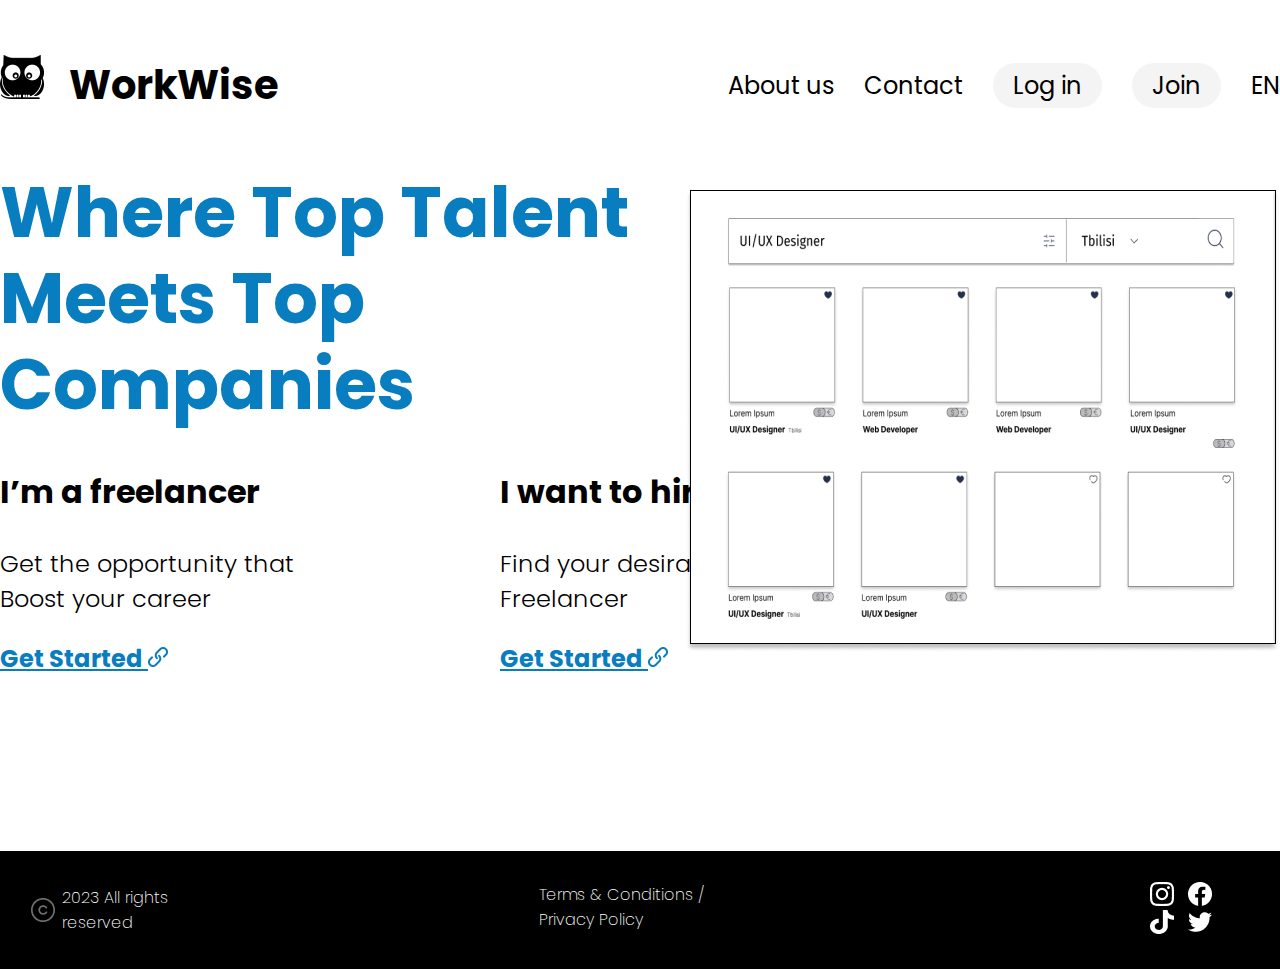
<file: index.html>
<!DOCTYPE html>
<html lang="en">
<head>
    <meta charset="UTF-8">
    <meta http-equiv="X-UA-Compatible" content="IE=edge">
    <meta name="viewport" content="width=device-width, initial-scale=1.0">
    <link rel="preconnect" href="https://fonts.googleapis.com">
    <link rel="preconnect" href="https://fonts.gstatic.com" crossorigin>
    <link href="https://fonts.googleapis.com/css2?family=Poppins:wght@200;300;400;500;600;700&display=swap" rel="stylesheet">
    <link rel="icon" href="images/icon.png" type="images/x-icon">
    <link rel="stylesheet" href="style.css">
    <title>Welcome Page</title>
</head>
<body>
    <div class="container"> 
            <header class="header-block">

                    <a class="logo-wrapper" href="index.html">
                        <img class="icon" src="images/icon.png" alt="Icon">
                        <h1>WorkWise</h1>
                    </a>
                <div class="navigation">
                    <nav>
                        <ul>
                            <li>
                                <a href="company.html" target="_blank">About us</a>
                            </li>
                            <li>
                                <a href="">Contact</a>
                            </li>
                            <li class="login-join">
                                <a href="">Log in</a>
                            </li>
                            <li class="login-join">
                                <a href="">Join</a>
                            </li>
                            <li>
                                <a href="">EN</a>
                            </li>
                        </ul>
                    </nav>
                </div>
            </header>
        <section class="website-info">
            <div class="left-block">
                <h1>Where Top Talent Meets Top Companies</h1>
                <div class="options">
                    <div class="freelancing-hiring">
                        <h5>I’m a freelancer</h5>
                        <p>Get the opportunity that Boost your career</p>
                        <a href="">Get Started
                            <img src="images/link.png" alt="link">
                        </a>
                    </div>
                    <div class="freelancing-hiring">
                        <h5>I want to hire</h5>
                        <p>Find your desirable Freelancer</p>
                        <a href="">Get Started
                            <img src="images/link.png" alt="link">
                        </a>
                    </div>
                </div>
            </div>
            <div class="welcome-img">
                <img src="images/welcome-img.png" alt="welcome image">
            </div>
        </section>
        <div class="buttons-block">
            <a href="">
                <button class="button">Log in</button>
            </a>
            <a href="">
                <button class="button">Join</button>
            </a>
        </div>
    </div>
    <footer class="footer-info">
        <div class="copyright">
            <img src="images/copyright.png" alt="copyright sign">
            <p>2023 All rights reserved</p>
        </div>
        <div class="terms">
            <p>Terms & Conditions / Privacy Policy</p>
        </div>
        <div class="social-icons">
            <a href="https://www.instagram.com/" target="_blank">
                <img src="images/Instagram.png" alt="Instagram">
            </a>
            <a href="https://www.facebook.com/" target="_blank">
                <img src="images/Facebook.png" alt="Facebook">
            </a>
            <a href="https://www.tiktok.com/" target="_blank">
                <img src="images/Tiktok.png" alt="TikTok">
            </a>
            <a href="https://twitter.com/" target="_blank">
                <img src="images/Twitter.png" alt="Twitter">
            </a>
        </div>
    </footer>
</body>
</html>
</file>
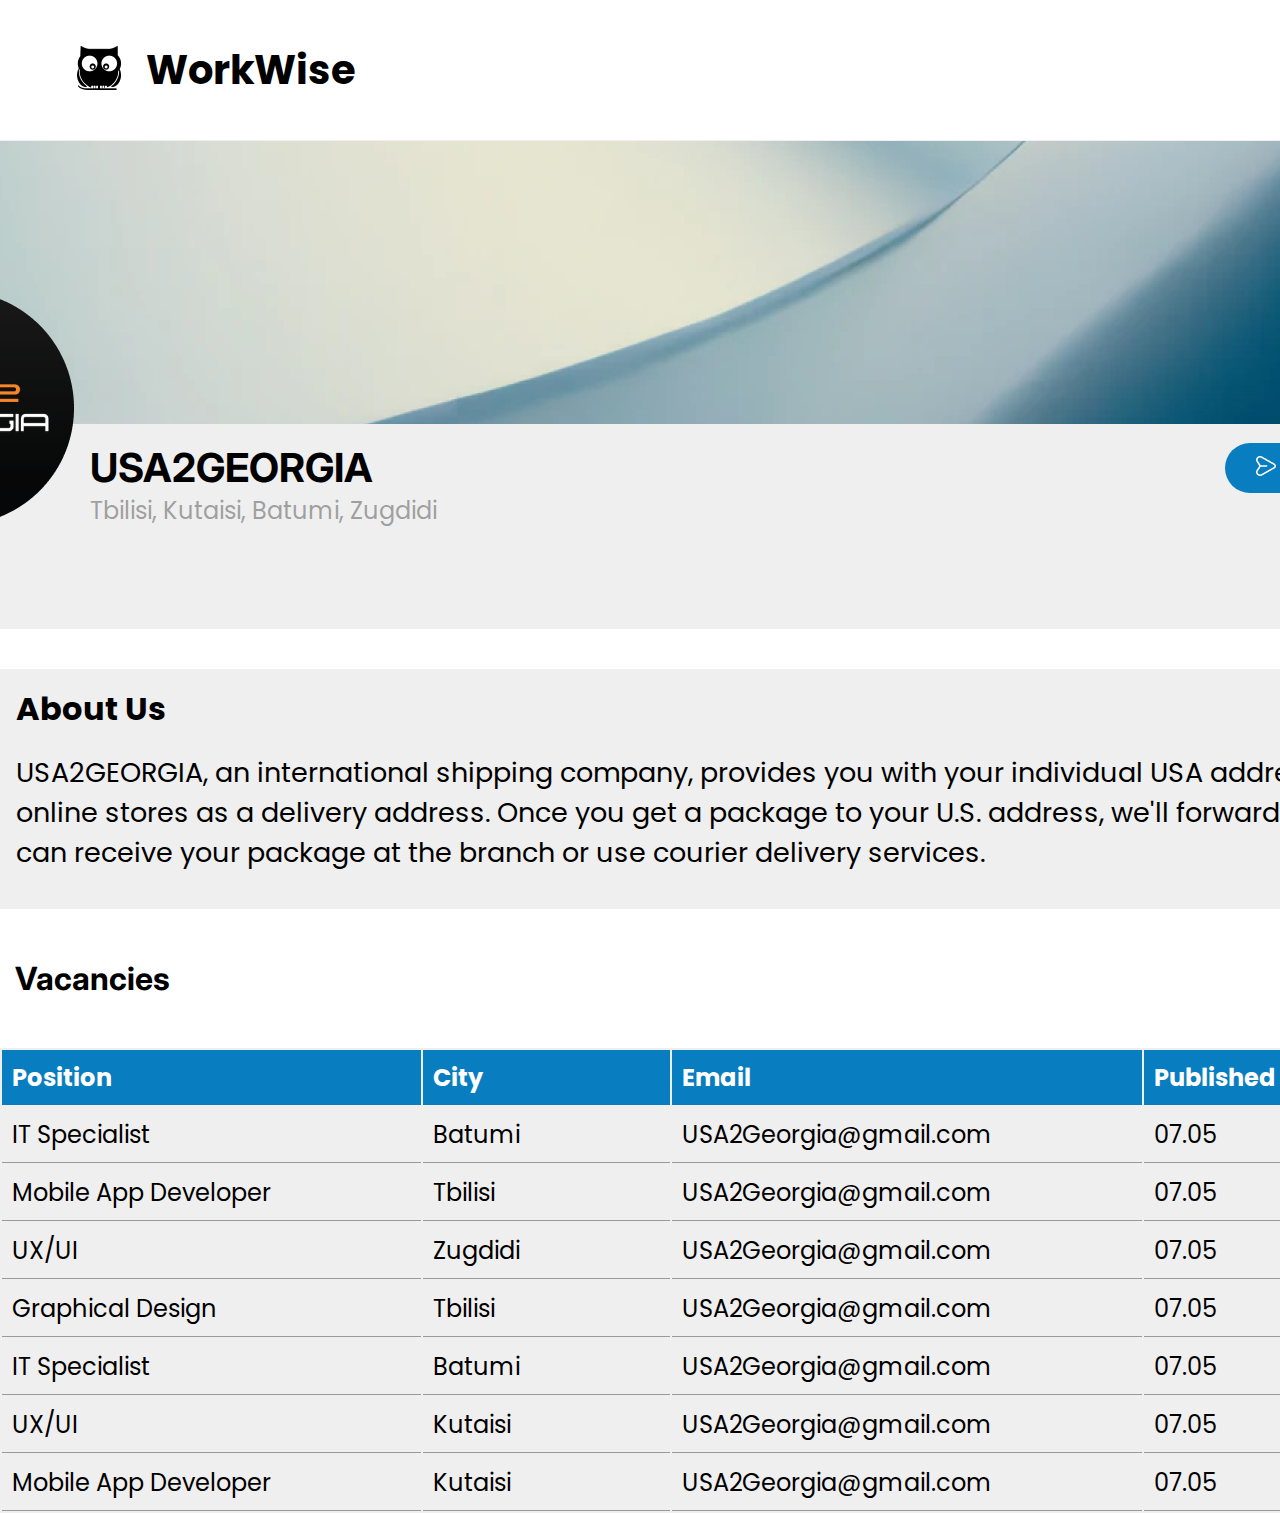
<file: company.html>
<!DOCTYPE html>
<html lang="en">
<head>
    <meta charset="UTF-8">
    <meta http-equiv="X-UA-Compatible" content="IE=edge">
    <meta name="viewport" content="width=device-width, initial-scale=1.0">
    <link rel="preconnect" href="https://fonts.googleapis.com">
    <link rel="preconnect" href="https://fonts.gstatic.com" crossorigin>
    <link href="https://fonts.googleapis.com/css2?family=Poppins:wght@700&display=swap" rel="stylesheet">
    <link rel="preconnect" href="https://fonts.googleapis.com">
    <link rel="preconnect" href="https://fonts.gstatic.com" crossorigin>
    <link href="https://fonts.googleapis.com/css2?family=Inter:wght@700&display=swap" rel="stylesheet">
    <link rel="preconnect" href="https://fonts.googleapis.com">
    <link rel="preconnect" href="https://fonts.gstatic.com" crossorigin>
    <link href="https://fonts.googleapis.com/css2?family=Inter:wght@300&display=swap" rel="stylesheet">
    <link rel="preconnect" href="https://fonts.googleapis.com">
    <link rel="preconnect" href="https://fonts.gstatic.com" crossorigin>
    <link href="https://fonts.googleapis.com/css2?family=Inter:wght@200&display=swap" rel="stylesheet">
    <link rel="preconnect" href="https://fonts.googleapis.com">
    <link rel="preconnect" href="https://fonts.gstatic.com" crossorigin>
    <link href="https://fonts.googleapis.com/css2?family=Fira+Sans:wght@200&display=swap" rel="stylesheet">
    <link rel="preconnect" href="https://fonts.googleapis.com">
    <link rel="preconnect" href="https://fonts.gstatic.com" crossorigin>
    <link href="https://fonts.googleapis.com/css2?family=Fira+Sans&display=swap" rel="stylesheet">
    <link rel="preconnect" href="https://fonts.googleapis.com">
    <link rel="preconnect" href="https://fonts.gstatic.com" crossorigin>
    <link href="https://fonts.googleapis.com/css2?family=Poppins&display=swap" rel="stylesheet">
    <link rel="stylesheet" href="company.css">
    <title>Company</title>
</head>
<body>
    <div class="full-header">
        <header class="header-block">
            <a href="index.html">
                <img class="icon" src="images/icon.png" alt="Icon">
            </a>
            <a href="index.html">
                <h1>WorkWise</h1>
            </a>
            <div class="navigation">
                <nav >
                    <ul>
                        <li>
                            <a href="">
                                <img src="images/bell.png" alt="bell">
                            </a>
                        </li>
                        <li>
                            <a href="">
                                <img src="images/envelope.png" alt="envelope">
                            </a>
                        </li>
                        <li>
                            <a href="">
                                <img src="images/heart.png" alt="heart">
                            </a>
                        </li>
                        <li>
                            <a href="">
                                <img src="images/user.png" alt="user">
                            </a>
                        </li>
                    </ul>
                </nav>
            </div>
        </header>
    </div>
    <div class="container">
        <section class="company-info">
            <div class="info">
                <img src="images/background-img.png" alt="background">
                <div class="company-img">
                    <img class="company" src="images/usa2georgia.png" alt="company-img">
                </div>
                <div class="name-place">
                    <div class="name-button">
                        <h3>USA2GEORGIA</h3>
                        <a href="developers.html">
                            <button class="send-button">
                                <img class="send-arrow" src="images/send-arrow.png" alt="send-arrow">Send Message
                            </button>
                        </a>
                    </div>
                    <span class="operating-place">Tbilisi, Kutaisi, Batumi, Zugdidi</span>
                </div>
            </div>
        </section>
        <section class="about">
            <h4>About Us</h4>
                <p>USA2GEORGIA, an international shipping company, provides you with your individual USA address. You can use it in online stores as a delivery address. Once you get a package to your U.S. address, we'll forward it to you in Georgia. You can receive your package at the branch or use courier delivery services.</p>
            </div>
        </section>
        <section class="vacancies">
          
            <div class="vacancy-info">
                <h4>Vacancies</h4>
                <table>
                    <thead>
                        <tr>
                            <th>Position</th>
                            <th>City</th>
                            <th>Email</th>
                            <th>Published</th>
                            <th>Deadline</th>
                        </tr>
                    </thead>
                  
                    <tr>
                        <td>IT Specialist</td>
                        <td>Batumi</td>
                        <td>USA2Georgia@gmail.com</td>
                        <td>07.05</td>
                        <td>22.05</td>
                    </tr>
                    <tr>
                        <td>Mobile App Developer</td>
                        <td>Tbilisi</td>
                        <td>USA2Georgia@gmail.com</td>
                        <td>07.05</td>
                        <td>22.05</td>
                    </tr>
                    <tr>
                        <td>UX/UI</td>
                        <td>Zugdidi</td>
                        <td>USA2Georgia@gmail.com</td>
                        <td>07.05</td>
                        <td>22.05</td>
                    </tr>
                    <tr>
                        <td>Graphical Design</td>
                        <td>Tbilisi</td>
                        <td>USA2Georgia@gmail.com</td>
                        <td>07.05</td>
                        <td>22.05</td>
                    </tr>
                    <tr>
                        <td>IT Specialist</td>
                        <td>Batumi</td>
                        <td>USA2Georgia@gmail.com</td>
                        <td>07.05</td>
                        <td>22.05</td>
                    </tr>
                    <tr>
                        <td>UX/UI</td>
                        <td>Kutaisi</td>
                        <td>USA2Georgia@gmail.com</td>
                        <td>07.05</td>
                        <td>22.05</td>
                    </tr>
                    <tr>
                        <td>Mobile App Developer</td>
                        <td>Kutaisi</td>
                        <td>USA2Georgia@gmail.com</td>
                        <td>07.05</td>
                        <td>22.05</td>
                    </tr>
                </table>
            </div>
        </section>
    </div>
</body>
</html>
</file>
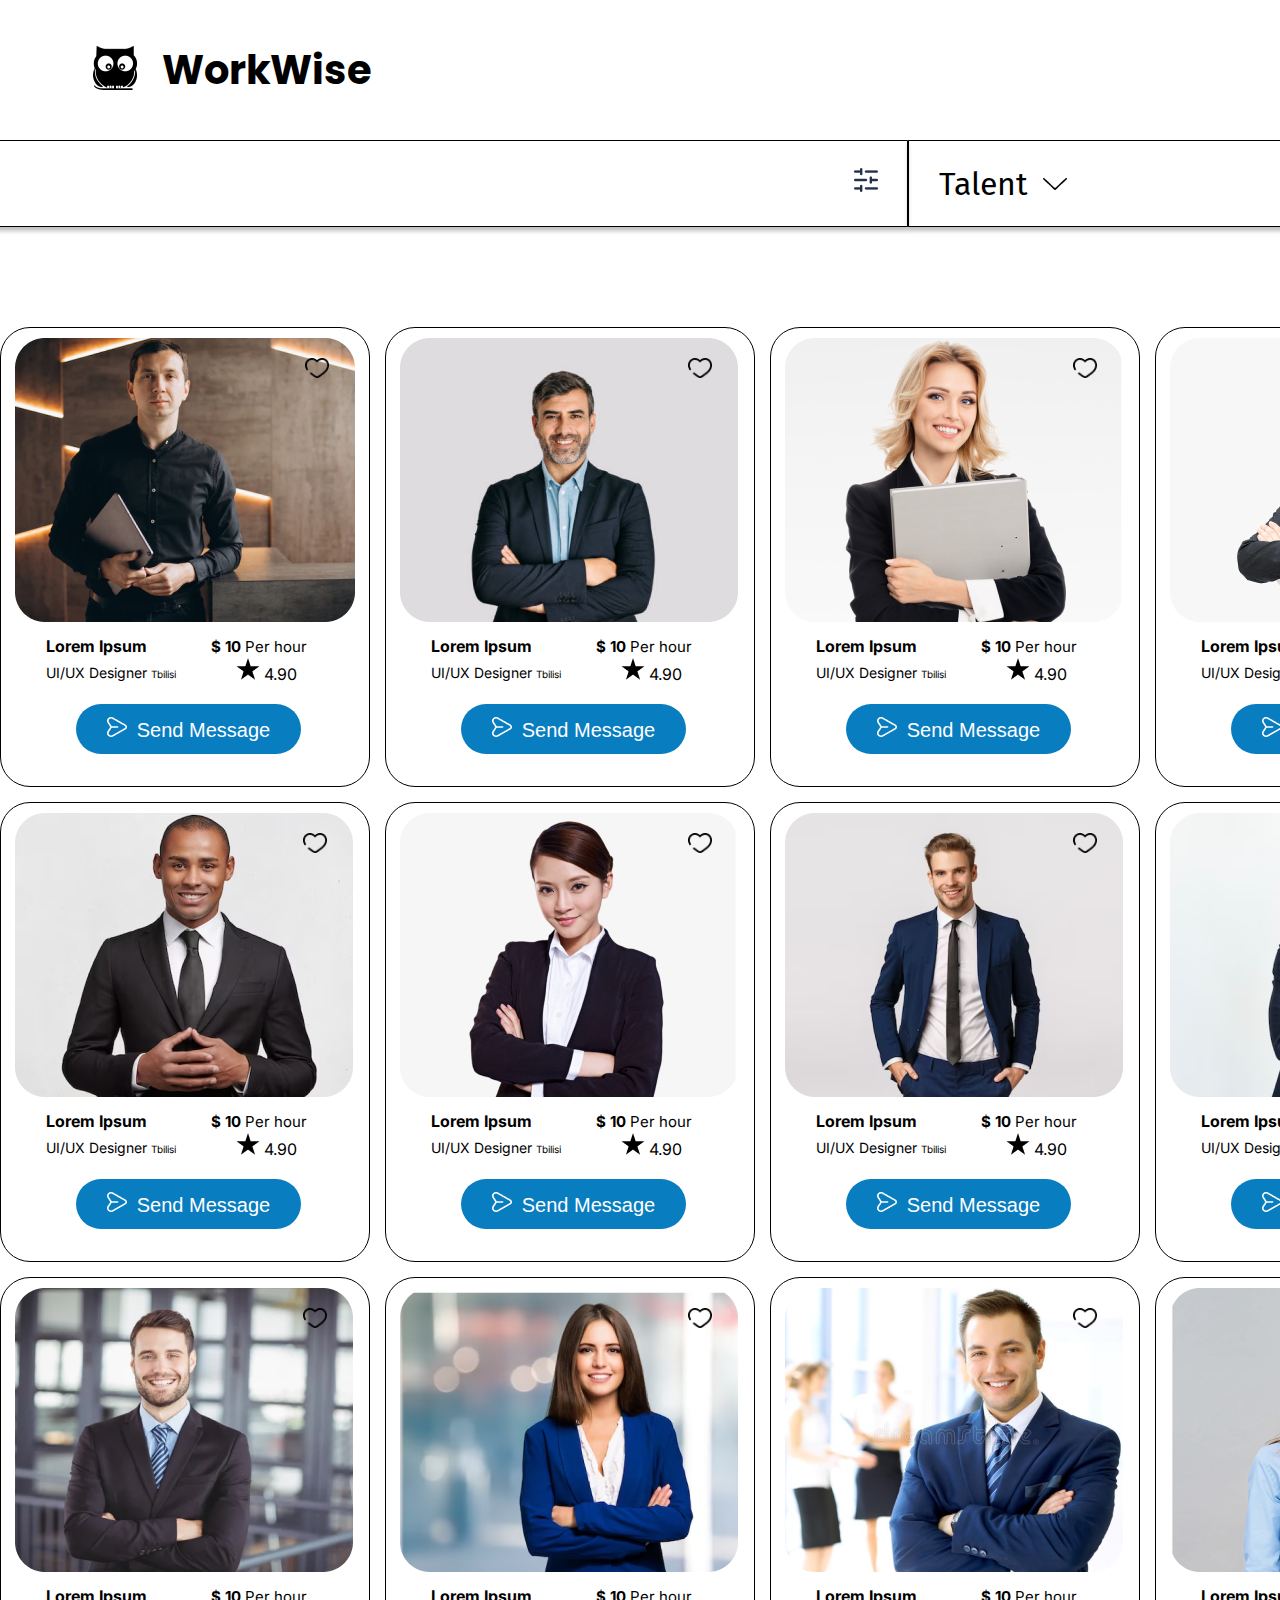
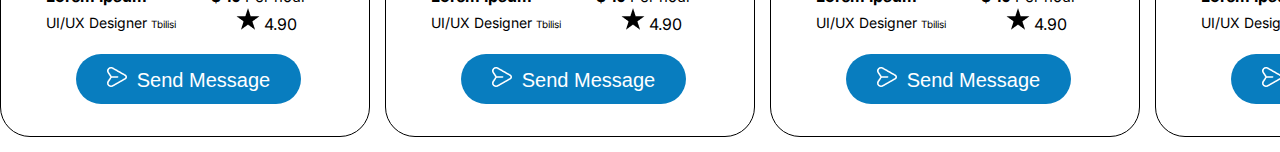
<file: developers.html>
<!DOCTYPE html>
<html lang="en">
<head>
    <meta charset="UTF-8">
    <meta http-equiv="X-UA-Compatible" content="IE=edge">
    <meta name="viewport" content="width=device-width, initial-scale=1.0">
    <link rel="preconnect" href="https://fonts.googleapis.com">
    <link rel="preconnect" href="https://fonts.gstatic.com" crossorigin>
    <link href="https://fonts.googleapis.com/css2?family=Poppins:wght@700&display=swap" rel="stylesheet">
    <link rel="preconnect" href="https://fonts.googleapis.com">
    <link rel="preconnect" href="https://fonts.gstatic.com" crossorigin>
    <link href="https://fonts.googleapis.com/css2?family=Inter:wght@700&display=swap" rel="stylesheet">
    <link rel="preconnect" href="https://fonts.googleapis.com">
    <link rel="preconnect" href="https://fonts.gstatic.com" crossorigin>
    <link href="https://fonts.googleapis.com/css2?family=Inter:wght@300&display=swap" rel="stylesheet">
    <link rel="preconnect" href="https://fonts.googleapis.com">
    <link rel="preconnect" href="https://fonts.gstatic.com" crossorigin>
    <link href="https://fonts.googleapis.com/css2?family=Inter:wght@200&display=swap" rel="stylesheet">
    <link rel="preconnect" href="https://fonts.googleapis.com">
    <link rel="preconnect" href="https://fonts.gstatic.com" crossorigin>
    <link href="https://fonts.googleapis.com/css2?family=Fira+Sans:wght@200&display=swap" rel="stylesheet">
    <link rel="preconnect" href="https://fonts.googleapis.com">
    <link rel="preconnect" href="https://fonts.gstatic.com" crossorigin>
    <link href="https://fonts.googleapis.com/css2?family=Fira+Sans&display=swap" rel="stylesheet">
    <link rel="stylesheet" href="developers.css">
    <title>WorkWise</title>
</head>
<body>
    <div class="full-header">
        <header class="header-block">
            <a href="index.html">
                <img class="icon" src="images/icon.png" alt="Icon">
            </a>
            <a href="index.html">
                <h1>WorkWise</h1>
            </a>
            <div class="navigation">
                <nav >
                    <ul>
                        <li>
                            <a href="">
                                <img src="images/envelope.png" alt="envelope">
                            </a>
                        </li>
                        <li>
                            <a href="">
                                <img src="images/heart.png" alt="heart">
                            </a>
                        </li>
                        <li>
                            <a href="">
                                <img src="images/user.png" alt="user">
                            </a>
                        </li>
                    </ul>
                </nav>
            </div>
        </header>
    </div>
    <div class="container">
        <section class="search-block">
            <form>
                <img class="search-img" src="images/search.png" alt="search">
                <label for="text"></label>
                <input class="search" type="text" id="text" placeholder="Search"> 
                <img class="sliders" src="images/sliders-horizontal.png" alt="sliders">
                    <div class="sliders-hover">
                        <div class="hover-tittle">
                            <h5>Category</h5>
                        </div>
                        <div class="categories">
                            <span>UI Designer</span>
                            <span>UX Researcher</span>
                            <span>Web Develoer</span>
                            <span>Mobile Developer</span>
                            <span>IT Manager</span>
                            <span>3D Artist</span>
                            <span>Project Manager</span>
                            <span>Social Media Manager</span>
                            <span>Graphic Designer</span>
                            <span>Game Developer</span>
                            <span>Data Analyst</span>
                        </div>
                        <div class="hover-tittle">
                            <h5>Price Range</h5>
                        </div>
                        <div class="price-range">
                            <input class="range" type="range">
                        </div>
                        <div class="hover-tittle">
                            <h5>Ratings</h5>
                        </div>
                        <div class="ratings-block">
                            <div class="ratings">
                                <img src="images/blue-star.png" alt="star">
                                <span>ALL</span>
                            </div>
                            <div class="ratings">
                                <img src="images/blue-star.png" alt="star">
                                <span>5</span>
                            </div>
                            <div class="ratings">
                                <img src="images/blue-star.png" alt="star">
                                <span>4</span>
                            </div>
                            <div class="ratings">
                                <img src="images/blue-star.png" alt="star">
                                <span>3</span>
                            </div>
                            <div class="ratings">
                                <img src="images/blue-star.png" alt="star">
                                <span>2</span>
                            </div>
                        </div>
                        <div class="hover-tittle">
                            <h5>Location</h5>
                            <div class="cities">
                                <span>Tbilisi</span>
                                <span>Kutaisi</span>
                                <span>Batumi</span>
                                <span>Rustavi</span>
                            </div>
                        </div>
                        <div class="filter">
                            <p>Clear All</p>
                            <span>Filter</span>
                        </div>
                    </div>
            </form>
            <div class="talent-wrapper">
                <div class="talent-block">
                    <p>Talent</p>
                    <img src="images/angle-down.png" alt="angle down">
                    
                </div>
                <div class="talent-hover">
                    <div class="talent">
                        <div>
                            <img src="images/users.png" alt="users">
                        </div>
                        <div>
                            <p>Talent</p>
                            <span>Hire professionals and agencies</span>
                        </div>
                    </div>
                    <div class="projects">
                        <div>
                            <img src="images/files.png" alt="files">
                        </div>
                        <div>
                            <p>Projects</p>
                            <span>Buy ready-to-start services</span>
                        </div>
                    </div>
                    <div class="jobs">
                        <div>
                            <img src="images/briefcase.png" alt="briefcase">
                        </div>
                        <div>
                            <p>Jobs</p>
                            <span>Apply to jobs posted by clients</span>
                        </div>
                    </div>
                </div> 
            </div> 
            <div class="search-div">
                <img src="images/search2.png" alt="search">
            </div>
        </div>
        <div class="developers">
            <a class="persons" href="profile.html" target="_blank">
                <img class="developer-img" src="images/person1.png" alt="Developer">
                <img class="heart-img" src="images/heart2.png" alt="heart">
                <div class="developer-info">
                    <div class="name-direction">
                        <p class="lorem">Lorem Ipsum</p>
                        <span class="direction">UI/UX Designer</span>
                        <span class="city">Tbilisi</span>
                    </div>
                    <div class="income-evaluation">
                        <p class="income"><span>$ 10 </span>Per hour</p>
                        <img class="star-img" src="images/star.png" alt="star">
                        <span class="evaluation">4.90</span>
                        <button class="send-button">
                            <img class="send-arrow" src="images/send-arrow.png" alt="send-arrow">Send Message
                        </button>
                    </div>
                </div>
            </a>
            <a class="persons" href="profile.html" target="_blank">
                <img class="developer-img" src="images/person2.png" alt="Developer">
                <img class="heart-img" src="images/heart2.png" alt="heart">
                <div class="developer-info">
                    <div class="name-direction">
                        <p class="lorem">Lorem Ipsum</p>
                        <span class="direction">UI/UX Designer</span>
                        <span class="city">Tbilisi</span>
                    </div>
                    <div class="income-evaluation">
                        <p class="income"><span>$ 10 </span>Per hour</p>
                        <img class="star-img" src="images/star.png" alt="star">
                        <span class="evaluation">4.90</span>
                        <button class="send-button">
                            <img class="send-arrow" src="images/send-arrow.png" alt="send-arrow">Send Message
                        </button>
                    </div>
                </div>
            </a>
            <a class="persons" href="profile.html" target="_blank">
                <img class="developer-img" src="images/person3.png" alt="Developer">
                <img class="heart-img" src="images/heart2.png" alt="heart">
                <div class="developer-info">
                    <div class="name-direction">
                        <p class="lorem">Lorem Ipsum</p>
                        <span class="direction">UI/UX Designer</span>
                        <span class="city">Tbilisi</span>
                    </div>
                    <div class="income-evaluation">
                        <p class="income"><span>$ 10 </span>Per hour</p>
                        <img class="star-img" src="images/star.png" alt="star">
                        <span class="evaluation">4.90</span>
                        <button class="send-button">
                            <img class="send-arrow" src="images/send-arrow.png" alt="send-arrow">Send Message
                        </button>
                    </div>
                </div>
            </a>  
            <a class="persons" href="profile.html" target="_blank">
                <img class="developer-img" src="images/person4.png" alt="Developer">
                <img class="heart-img" src="images/heart2.png" alt="heart">
                <div class="developer-info">
                    <div class="name-direction">
                        <p class="lorem">Lorem Ipsum</p>
                        <span class="direction">UI/UX Designer</span>
                        <span class="city">Tbilisi</span>
                    </div>
                    <div class="income-evaluation">
                        <p class="income"><span>$ 10 </span>Per hour</p>
                        <img class="star-img" src="images/star.png" alt="star">
                        <span class="evaluation">4.90</span>
                        <button class="send-button">
                            <img class="send-arrow" src="images/send-arrow.png" alt="send-arrow">Send Message
                        </button>
                    </div>
                </div>
            </a>
            <a class="persons" href="profile.html" target="_blank">
                <img class="developer-img" src="images/person5.png" alt="Developer">
                <img class="heart-img" src="images/heart2.png" alt="heart">
                <div class="developer-info">
                    <div class="name-direction">
                        <p class="lorem">Lorem Ipsum</p>
                        <span class="direction">UI/UX Designer</span>
                        <span class="city">Tbilisi</span>
                    </div>
                    <div class="income-evaluation">
                        <p class="income"><span>$ 10 </span>Per hour</p>
                        <img class="star-img" src="images/star.png" alt="star">
                        <span class="evaluation">4.90</span>
                        <button class="send-button">
                            <img class="send-arrow" src="images/send-arrow.png" alt="send-arrow">Send Message
                        </button>
                    </div>
                </div>
            </a>
            <a class="persons" href="profile.html" target="_blank">
                <img class="developer-img" src="images/person6.png" alt="Developer">
                <img class="heart-img" src="images/heart2.png" alt="heart">
                <div class="developer-info">
                    <div class="name-direction">
                        <p class="lorem">Lorem Ipsum</p>
                        <span class="direction">UI/UX Designer</span>
                        <span class="city">Tbilisi</span>
                    </div>
                    <div class="income-evaluation">
                        <p class="income"><span>$ 10 </span>Per hour</p>
                        <img class="star-img" src="images/star.png" alt="star">
                        <span class="evaluation">4.90</span>
                        <button class="send-button">
                            <img class="send-arrow" src="images/send-arrow.png" alt="send-arrow">Send Message
                        </button>
                    </div>
                </div>
            </a>
            <a class="persons" href="profile.html" target="_blank">
                <img class="developer-img" src="images/person7.png" alt="Developer">
                <img class="heart-img" src="images/heart2.png" alt="heart">
                <div class="developer-info">
                    <div class="name-direction">
                        <p class="lorem">Lorem Ipsum</p>
                        <span class="direction">UI/UX Designer</span>
                        <span class="city">Tbilisi</span>
                    </div>
                    <div class="income-evaluation">
                        <p class="income"><span>$ 10 </span>Per hour</p>
                        <img class="star-img" src="images/star.png" alt="star">
                        <span class="evaluation">4.90</span>
                        <button class="send-button">
                            <img class="send-arrow" src="images/send-arrow.png" alt="send-arrow">Send Message
                        </button>
                    </div>
                </div>
            </a>
            <a class="persons" href="profile.html" target="_blank">
                <img class="developer-img" src="images/person8.png" alt="Developer">
                <img class="heart-img" src="images/heart2.png" alt="heart">
                <div class="developer-info">
                    <div class="name-direction">
                        <p class="lorem">Lorem Ipsum</p>
                        <span class="direction">UI/UX Designer</span>
                        <span class="city">Tbilisi</span>
                    </div>
                    <div class="income-evaluation">
                        <p class="income"><span>$ 10 </span>Per hour</p>
                        <img class="star-img" src="images/star.png" alt="star">
                        <span class="evaluation">4.90</span>
                        <button class="send-button">
                            <img class="send-arrow" src="images/send-arrow.png" alt="send-arrow">Send Message
                        </button>
                    </div>
                </div>
            </a>
            <a class="persons" href="profile.html" target="_blank">
                <img class="developer-img" src="images/person9.png" alt="Developer">
                <img class="heart-img" src="images/heart2.png" alt="heart">
                <div class="developer-info">
                    <div class="name-direction">
                        <p class="lorem">Lorem Ipsum</p>
                        <span class="direction">UI/UX Designer</span>
                        <span class="city">Tbilisi</span>
                    </div>
                    <div class="income-evaluation">
                        <p class="income"><span>$ 10 </span>Per hour</p>
                        <img class="star-img" src="images/star.png" alt="star">
                        <span class="evaluation">4.90</span>
                        <button class="send-button">
                            <img class="send-arrow" src="images/send-arrow.png" alt="send-arrow">Send Message
                        </button>
                    </div>
                </div>
            </a>
            <a class="persons" href="profile.html" target="_blank">
                <img class="developer-img" src="images/person10.png" alt="Developer">
                <img class="heart-img" src="images/heart2.png" alt="heart">
                <div class="developer-info">
                    <div class="name-direction">
                        <p class="lorem">Lorem Ipsum</p>
                        <span class="direction">UI/UX Designer</span>
                        <span class="city">Tbilisi</span>
                    </div>
                    <div class="income-evaluation">
                        <p class="income"><span>$ 10 </span>Per hour</p>
                        <img class="star-img" src="images/star.png" alt="star">
                        <span class="evaluation">4.90</span>
                        <button class="send-button">
                            <img class="send-arrow" src="images/send-arrow.png" alt="send-arrow">Send Message
                        </button>
                    </div>
                </div>
            </a>
            <a class="persons" href="profile.html" target="_blank">                <img class="developer-img" src="images/person11.png" alt="Developer">
                <img class="heart-img" src="images/heart2.png" alt="heart">
                <div class="developer-info">
                    <div class="name-direction">
                        <p class="lorem">Lorem Ipsum</p>
                        <span class="direction">UI/UX Designer</span>
                        <span class="city">Tbilisi</span>
                    </div>
                    <div class="income-evaluation">
                        <p class="income"><span>$ 10 </span>Per hour</p>
                        <img class="star-img" src="images/star.png" alt="star">
                        <span class="evaluation">4.90</span>
                        <button class="send-button">
                            <img class="send-arrow" src="images/send-arrow.png" alt="send-arrow">Send Message
                        </button>
                    </div>
                </div>
            </a>
            <a class="persons" href="profile.html" target="_blank">
                <img class="developer-img" src="images/person12.png" alt="Developer">
                <img class="heart-img" src="images/heart2.png" alt="heart">
                <div class="developer-info">
                    <div class="name-direction">
                        <p class="lorem">Lorem Ipsum</p>
                        <span class="direction">UI/UX Designer</span>
                        <span class="city">Tbilisi</span>
                    </div>
                    <div class="income-evaluation">
                        <p class="income"><span>$ 10 </span>Per hour</p>
                        <img class="star-img" src="images/star.png" alt="star">
                        <span class="evaluation">4.90</span>
                        <button class="send-button">
                            <img class="send-arrow" src="images/send-arrow.png" alt="send-arrow">Send Message
                        </button>
                    </div>
                </div>
            </a>
        </div>
    </section>
</div>
</body>
</html>
</file>
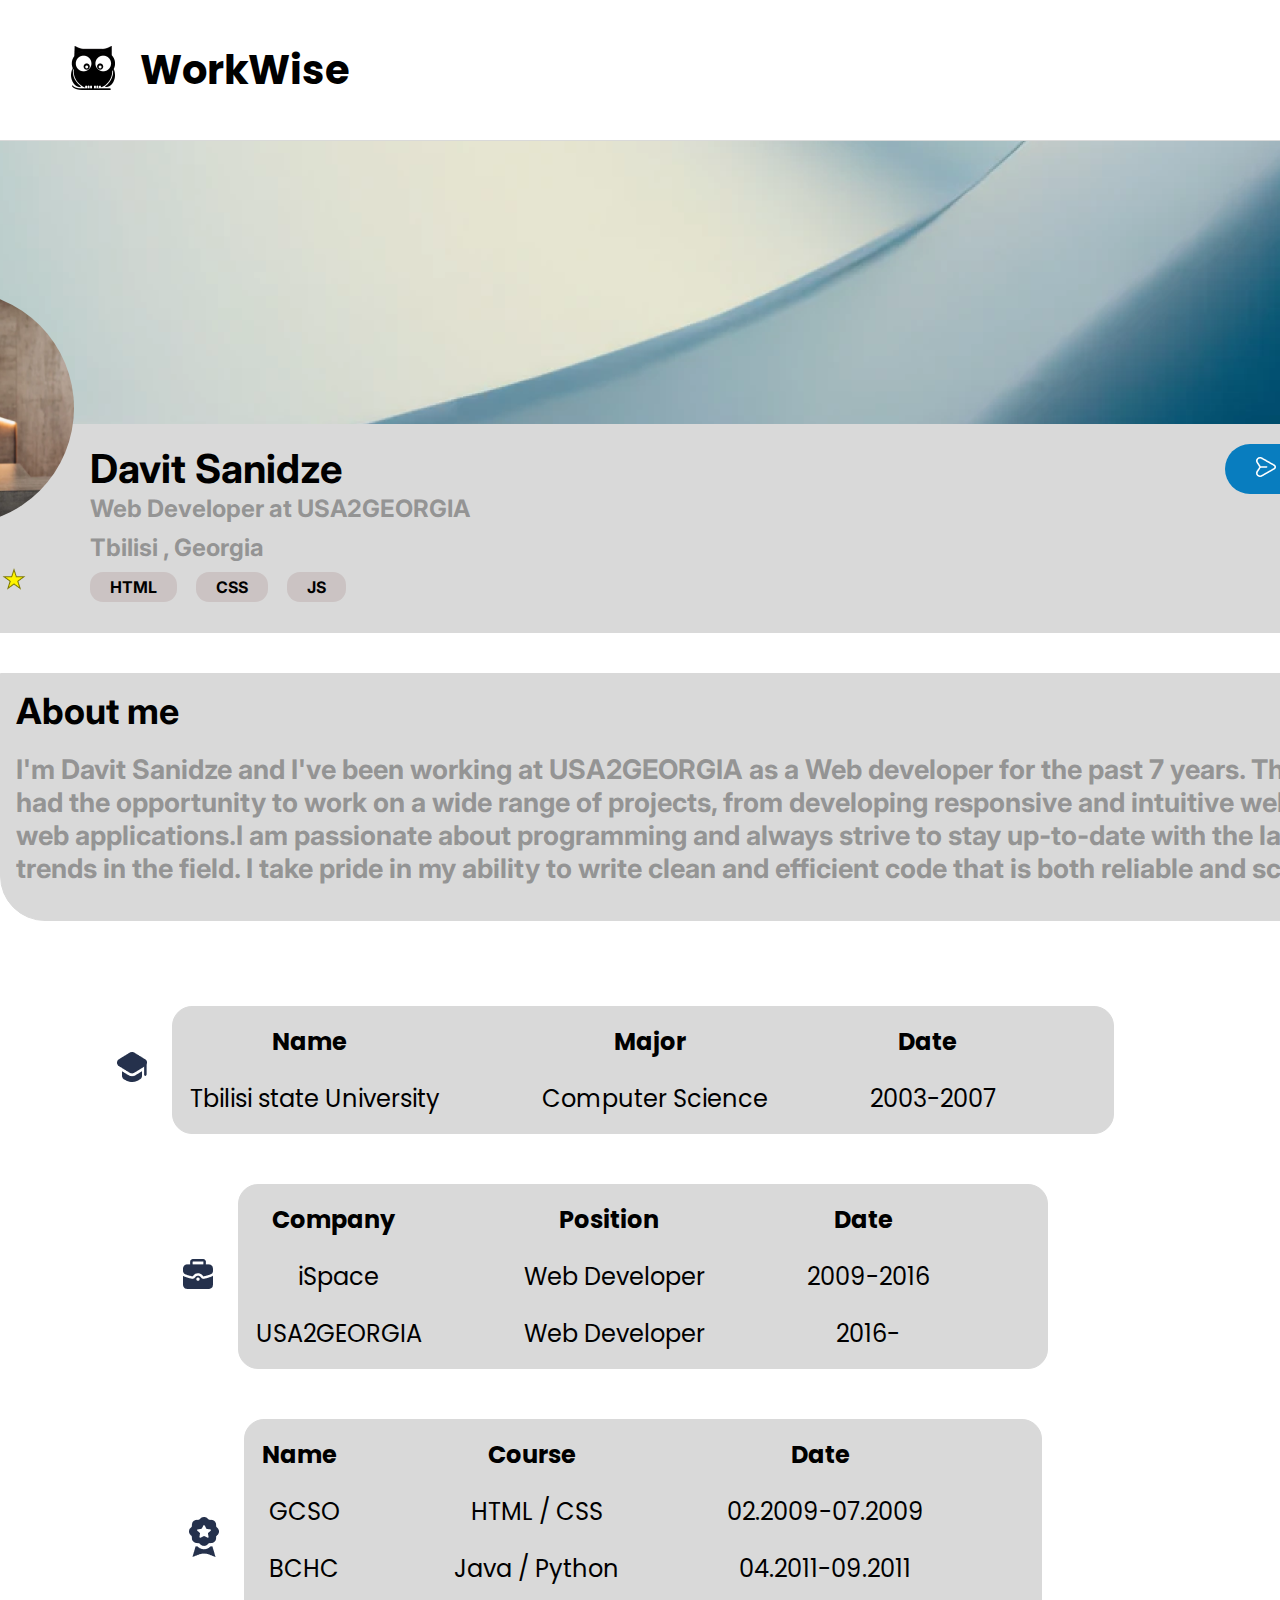
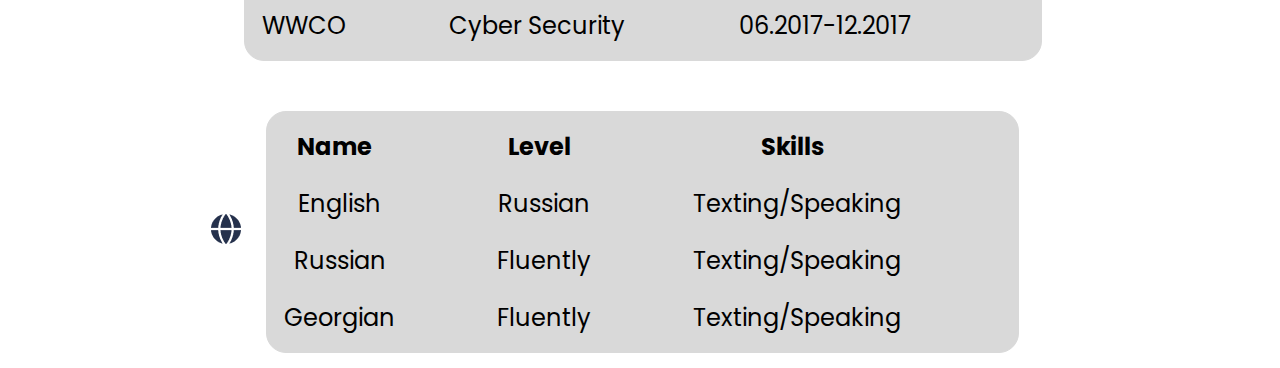
<file: profile.html>
<!DOCTYPE html>
<html lang="en">
<head>
    <meta charset="UTF-8">
    <meta http-equiv="X-UA-Compatible" content="IE=edge">
    <meta name="viewport" content="width=device-width, initial-scale=1.0">
    <link rel="preconnect" href="https://fonts.googleapis.com">
    <link rel="preconnect" href="https://fonts.gstatic.com" crossorigin>
    <link href="https://fonts.googleapis.com/css2?family=Poppins:wght@700&display=swap" rel="stylesheet">
    <link rel="preconnect" href="https://fonts.googleapis.com">
    <link rel="preconnect" href="https://fonts.gstatic.com" crossorigin>
    <link href="https://fonts.googleapis.com/css2?family=Inter:wght@700&display=swap" rel="stylesheet">
    <link rel="preconnect" href="https://fonts.googleapis.com">
    <link rel="preconnect" href="https://fonts.gstatic.com" crossorigin>
    <link href="https://fonts.googleapis.com/css2?family=Inter:wght@300&display=swap" rel="stylesheet">
    <link rel="preconnect" href="https://fonts.googleapis.com">
    <link rel="preconnect" href="https://fonts.gstatic.com" crossorigin>
    <link href="https://fonts.googleapis.com/css2?family=Inter:wght@200&display=swap" rel="stylesheet">
    <link rel="preconnect" href="https://fonts.googleapis.com">
    <link rel="preconnect" href="https://fonts.gstatic.com" crossorigin>
    <link href="https://fonts.googleapis.com/css2?family=Fira+Sans:wght@200&display=swap" rel="stylesheet">
    <link rel="preconnect" href="https://fonts.googleapis.com">
    <link rel="preconnect" href="https://fonts.gstatic.com" crossorigin>
    <link href="https://fonts.googleapis.com/css2?family=Fira+Sans&display=swap" rel="stylesheet">
    <link rel="preconnect" href="https://fonts.googleapis.com">
    <link rel="preconnect" href="https://fonts.gstatic.com" crossorigin>
    <link href="https://fonts.googleapis.com/css2?family=Poppins&display=swap" rel="stylesheet">
    <link rel="stylesheet" href="profile.css">
    <title>Developer profile</title>
</head>
<body>
    <div class="full-header">
        <header class="header-block">
            <a href="index.html">
                <img class="icon" src="images/icon.png" alt="Icon">
            </a>
            <a href="index.html">
                <h1>WorkWise</h1>
            </a>
            <div class="navigation">
                <nav >
                    <ul>
                        <li>
                            <a href="">
                                <img src="images/black-search.png" alt="search">
                            </a>
                        </li>
                        <li>
                            <a href="">
                                <img src="images/envelope.png" alt="envelope">
                            </a>
                        </li>
                        <li>
                            <a href="">
                                <img src="images/heart.png" alt="heart">
                            </a>
                        </li>
                        <li>
                            <a href="">
                                <img src="images/user.png" alt="user">
                            </a>
                        </li>
                    </ul>
                </nav>
            </div>
        </header>
    </div>
    <div class="container">
        <section class="developer-main-info">
            <div class="info">
                <img src="images/background-img.png" alt="background">
                <div class="developer-img">
                    <img class="developer" src="images/person1.png" alt="">
                </div>
                <div class="ratings">
                    <div class="review">
                        <span>4.9/5.0</span>
                    </div>
                    <div class="star-rating">
                        <img src="images/yellow-star.png" alt="star">
                        <img src="images/yellow-star.png" alt="star">
                        <img src="images/yellow-star.png" alt="star">
                        <img src="images/yellow-star.png" alt="star">
                        <img src="images/yellow-star.png" alt="star">
                    </div>
                </div>
                <div class="name-position">
                    <div class="name-button">
                        <h3>Davit Sanidze</h3>
                        <button class="send-button">
                            <img class="send-arrow" src="images/send-arrow.png" alt="send-arrow">Send Message
                        </button>
                    </div>
                    <p>Web Developer at USA2GEORGIA</p>
                    <span class="workplace">Tbilisi , Georgia</span>
                    <div class="skills">
                        <span>HTML</span>
                        <span>CSS</span>
                        <span>JS</span>
                    </div>
                </div>
            </div>
        </section>
        <section class="about">
            <h4>About me</h4>
                <p>I'm Davit Sanidze and I've been working at USA2GEORGIA as a Web developer for the past 7 years. Throughout my career, I have had the opportunity to work on a wide range of projects, from developing responsive and intuitive websites to creating complex web applications.I am passionate about programming and always strive to stay up-to-date with the latest technologies and trends in the field. I take pride in my ability to write clean and efficient code that is both reliable and scalable.</p>
            </div>
        </section>
        <section class="experience">
            <div class="experience-block">
                <div>
                    <img src="images/graduation-cap.png" alt="graduation cap">
                </div>
                <div class="exp-info">
                    <table>
                        <tr>
                            <th>Name</th>
                            <th>Major</th>
                            <th>Date</th>
                        </tr>
                        <tr>
                            <td>Tbilisi state University </td>
                            <td>Computer Science</td>
                            <td>2003-2007</td>
                        </tr>
                    </table>
                </div>
            </div>
            <div class="experience-block">
                <div>
                    <img src="images/blue-briefcase.png" alt="briefcase">
                </div>
                <div class="exp-info">
                     <table>
                        <tr>
                            <th>Company</th>
                            <th>Position</th>
                            <th>Date</th>
                        </tr>
                        <tr>
                            <td>iSpace</td>
                            <td>Web Developer</td>
                            <td>2009-2016</td>
                        </tr>
                        <tr>
                            <td>USA2GEORGIA</td>
                            <td>Web Developer</td>
                            <td>2016-</td>
                        </tr>
                    </table>
                </div>
            </div>
            <div class="experience-block">
                <div>
                     <img src="images/award.png" alt="award">
                </div>
                <div class="exp-info">
                    <table>
                        <tr>
                            <th>Name</th>
                            <th>Course</th>
                            <th>Date</th>
                        </tr>
                        <tr>
                            <td>GCSO</td>
                            <td>HTML / CSS</td>
                            <td>02.2009-07.2009</td>
                        </tr>
                        <tr>
                            <td>BCHC</td>
                            <td>Java / Python</td>
                            <td>04.2011-09.2011</td>
                        </tr>
                        <tr>
                            <td>WWCO</td>
                            <td>Cyber Security</td>
                            <td>06.2017-12.2017</td>
                        </tr>
                    </table>
                </div>
            </div>
            <div class="experience-block">
                <div>
                     <img src="images/globe.png" alt="globe">
                </div>
                <div class="exp-info">
                    <table>
                        <tr>
                            <th>Name</th>
                            <th>Level</th>
                            <th>Skills</th>
                        </tr>
                        <tr>
                            <td>English</td>
                            <td>Russian</td>
                            <td>Texting/Speaking</td>
                        </tr>
                        <tr>
                            <td>Russian</td>
                            <td>Fluently</td>
                            <td>Texting/Speaking</td>
                        </tr>
                        <tr>
                            <td>Georgian</td>
                            <td>Fluently</td>
                            <td>Texting/Speaking</td>
                        </tr>
                    </table>
                </div>
            </div>
        </section>
    </div>
    
</body>
</html>
</file>
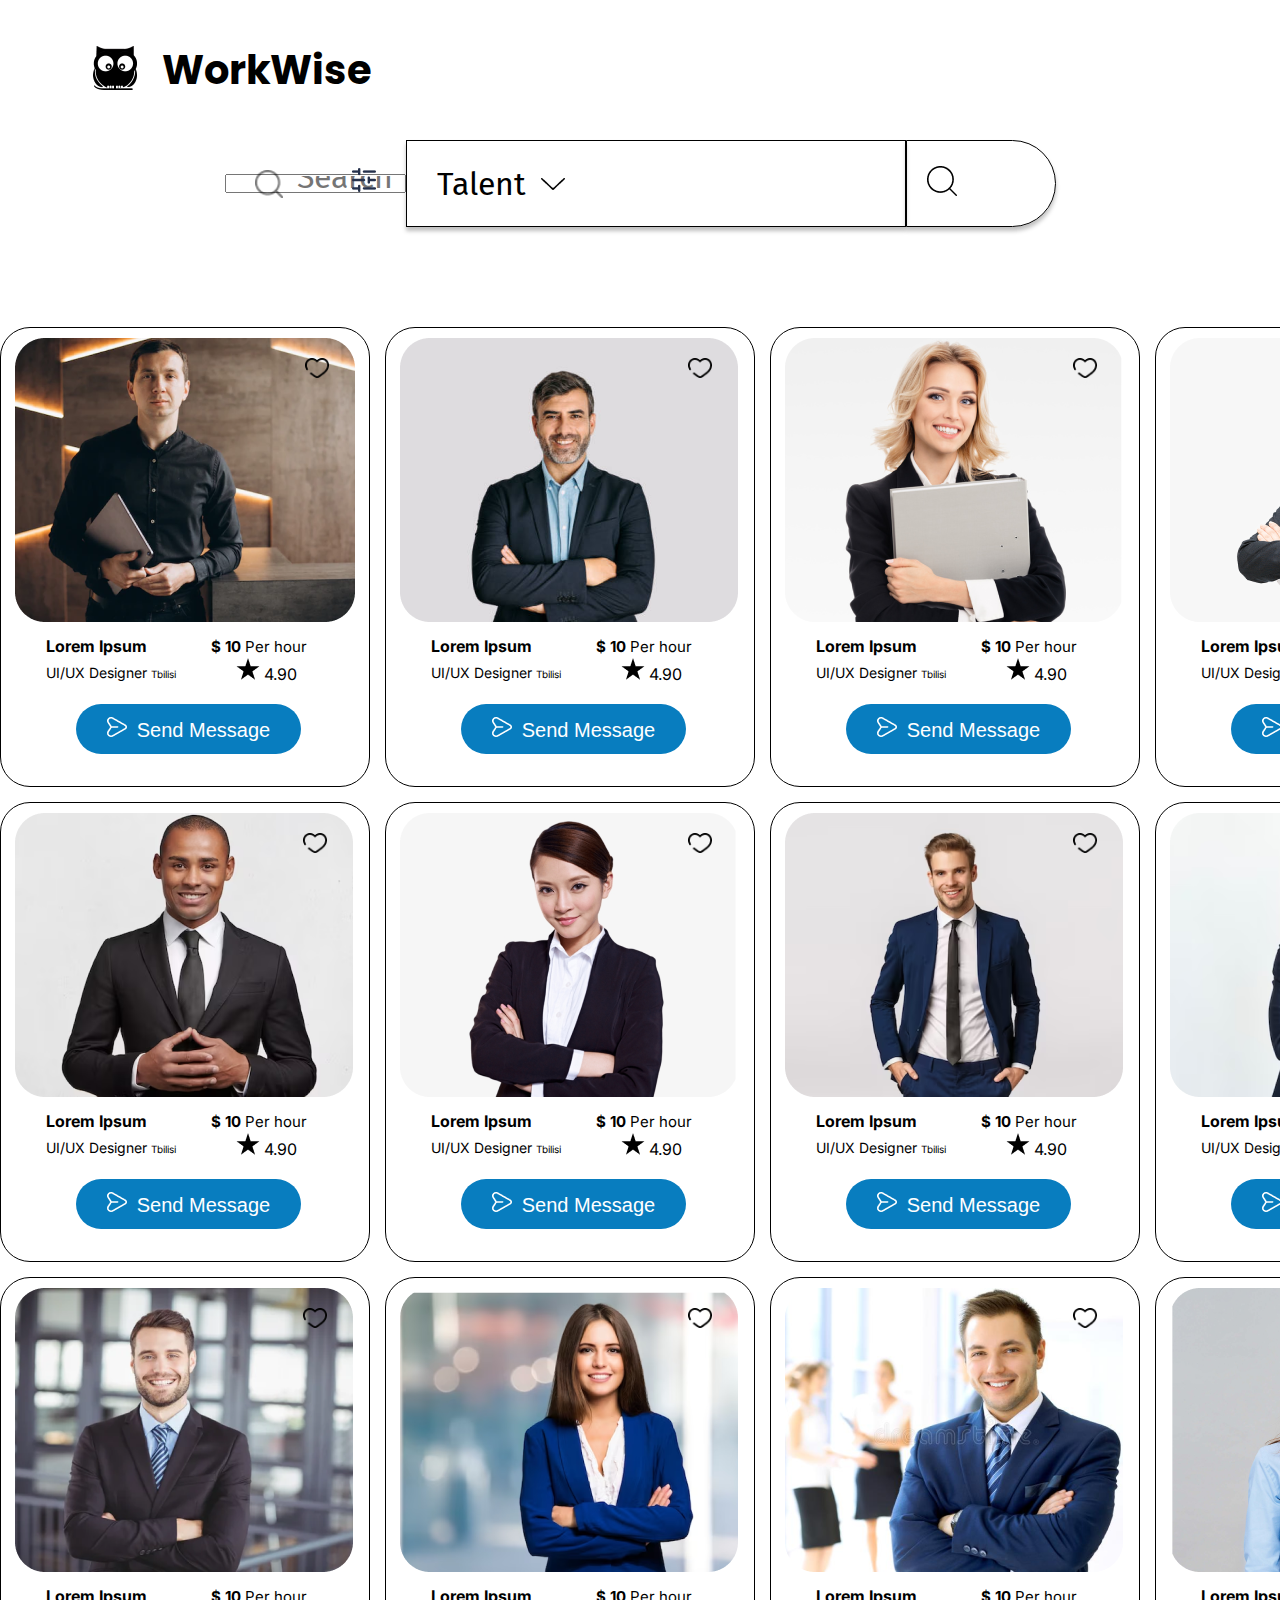
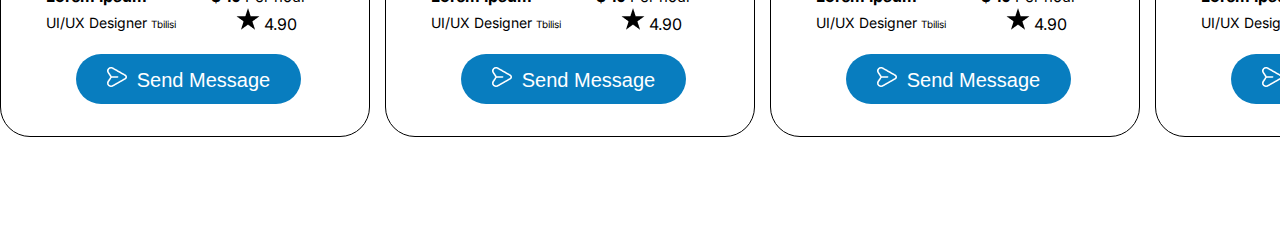
<file: welcome.html>
<!DOCTYPE html>
<html lang="en">
<head>
    <meta charset="UTF-8">
    <meta http-equiv="X-UA-Compatible" content="IE=edge">
    <meta name="viewport" content="width=device-width, initial-scale=1.0">
    <link rel="preconnect" href="https://fonts.googleapis.com">
    <link rel="preconnect" href="https://fonts.gstatic.com" crossorigin>
    <link href="https://fonts.googleapis.com/css2?family=Poppins:wght@700&display=swap" rel="stylesheet">
    <link rel="preconnect" href="https://fonts.googleapis.com">
    <link rel="preconnect" href="https://fonts.gstatic.com" crossorigin>
    <link href="https://fonts.googleapis.com/css2?family=Inter:wght@700&display=swap" rel="stylesheet">
    <link rel="preconnect" href="https://fonts.googleapis.com">
    <link rel="preconnect" href="https://fonts.gstatic.com" crossorigin>
    <link href="https://fonts.googleapis.com/css2?family=Inter:wght@300&display=swap" rel="stylesheet">
    <link rel="preconnect" href="https://fonts.googleapis.com">
    <link rel="preconnect" href="https://fonts.gstatic.com" crossorigin>
    <link href="https://fonts.googleapis.com/css2?family=Inter:wght@200&display=swap" rel="stylesheet">
    <link rel="preconnect" href="https://fonts.googleapis.com">
    <link rel="preconnect" href="https://fonts.gstatic.com" crossorigin>
    <link href="https://fonts.googleapis.com/css2?family=Fira+Sans:wght@200&display=swap" rel="stylesheet">
    <link rel="preconnect" href="https://fonts.googleapis.com">
    <link rel="preconnect" href="https://fonts.gstatic.com" crossorigin>
    <link href="https://fonts.googleapis.com/css2?family=Fira+Sans&display=swap" rel="stylesheet">
    <link rel="stylesheet" href="developers.css">
    <title>WorkWise</title>
</head>
<body>
    <div class="full-header">
        <header class="header-block">
            <a href="https://www.figma.com/file/GmLHa33v1IDg63Wy9hSEv9/Untitled?node-id=71-131&t=NSzN58FRscRzvncT-0">
                <img class="icon" src="images/icon.png" alt="Icon">
            </a>
            <h1>WorkWise</h1>
            <div class="navigation">
                <nav >
                    <ul>
                        <li>
                            <a href="company.html" target="_blank">
                                <img src="images/envelope.png" alt="envelope">
                            </a>
                        </li>
                        <li>
                            <a href="">
                                <img src="images/heart.png" alt="heart">
                            </a>
                        </li>
                        <li>
                            <a href="">
                                <img src="images/user.png" alt="user">
                            </a>
                        </li>
                    </ul>
                </nav>
            </div>
        </header>
    </div>
    <div class="container">
        <section class="search-block">
            <form>
                <img class="search-img" src="images/search.png" alt="search">
                <label for="text"></label>
                <input type="text" id="text" placeholder="Search"> 
                <img class="sliders" src="images/sliders-horizontal.png" alt="sliders">
                    <div class="sliders-hover">
                        <div class="hover-tittle">
                            <h5>Category</h5>
                        </div>
                        <div class="categories">
                            <span>UI Designer</span>
                            <span>UX Researcher</span>
                            <span>Web Develoer</span>
                            <span>Mobile Developer</span>
                            <span>IT Manager</span>
                            <span>3D Artist</span>
                            <span>Project Manager</span>
                            <span>Social Media Manager</span>
                            <span>Graphic Designer</span>
                            <span>Game Developer</span>
                            <span>Data Analyst</span>
                        </div>
                        <div class="hover-tittle">
                            <h5>Price Range</h5>
                        </div>
                        <div class="price-range">
                            <input class="range" type="range">
                        </div>
                        <div class="hover-tittle">
                            <h5>Ratings</h5>
                        </div>
                        <div class="ratings-block">
                            <div class="ratings">
                                <img src="images/blue-star.png" alt="star">
                                <span>ALL</span>
                            </div>
                            <div class="ratings">
                                <img src="images/blue-star.png" alt="star">
                                <span>5</span>
                            </div>
                            <div class="ratings">
                                <img src="images/blue-star.png" alt="star">
                                <span>4</span>
                            </div>
                            <div class="ratings">
                                <img src="images/blue-star.png" alt="star">
                                <span>3</span>
                            </div>
                            <div class="ratings">
                                <img src="images/blue-star.png" alt="star">
                                <span>2</span>
                            </div>
                        </div>
                        <div class="hover-tittle">
                            <h5>Location</h5>
                            <div class="cities">
                                <span>Tbilisi</span>
                                <span>Kutaisi</span>
                                <span>Batumi</span>
                                <span>Rustavi</span>
                            </div>
                        </div>
                        <div class="filter">
                            <p>Clear All</p>
                            <span>Filter</span>
                        </div>
                    </div>
            </form>
            <div class="talent-block">
                <p>Talent</p>
                <img src="images/angle-down.png" alt="angle down">
                <div class="talent-hover">
                    <div class="talent">
                        <div>
                            <img src="images/users.png" alt="users">
                        </div>
                        <div>
                            <p>Talent</p>
                            <span>Hire professionals and agencies</span>
                        </div>
                    </div>
                    <div class="projects">
                        <div>
                            <img src="images/files.png" alt="files">
                        </div>
                        <div>
                            <p>Projects</p>
                            <span>Buy ready-to-start services</span>
                        </div>
                    </div>
                    <div class="jobs">
                        <div>
                            <img src="images/briefcase.png" alt="briefcase">
                        </div>
                        <div>
                            <p>Jobs</p>
                            <span>Apply to jobs posted by clients</span>
                        </div>
                    </div>
                </div>  
            </div>
            <div class="search-div">
                <img src="images/search2.png" alt="search">
            </div>
        </div>
        <div class="developers">
            <a class="persons" href="profile.html" target="_blank">
                <img class="developer-img" src="images/person1.png" alt="Developer">
                <img class="heart-img" src="images/heart2.png" alt="heart">
                <div class="developer-info">
                    <div class="name-direction">
                        <p class="lorem">Lorem Ipsum</p>
                        <span class="direction">UI/UX Designer</span>
                        <span class="city">Tbilisi</span>
                    </div>
                    <div class="income-evaluation">
                        <p class="income"><span>$ 10 </span>Per hour</p>
                        <img class="star-img" src="images/star.png" alt="star">
                        <span class="evaluation">4.90</span>
                        <button class="send-button">
                            <img class="send-arrow" src="images/send-arrow.png" alt="send-arrow">Send Message
                        </button>
                    </div>
                </div>
            </a>
            <a class="persons" href="profile.html" target="_blank">
                <img class="developer-img" src="images/person2.png" alt="Developer">
                <img class="heart-img" src="images/heart2.png" alt="heart">
                <div class="developer-info">
                    <div class="name-direction">
                        <p class="lorem">Lorem Ipsum</p>
                        <span class="direction">UI/UX Designer</span>
                        <span class="city">Tbilisi</span>
                    </div>
                    <div class="income-evaluation">
                        <p class="income"><span>$ 10 </span>Per hour</p>
                        <img class="star-img" src="images/star.png" alt="star">
                        <span class="evaluation">4.90</span>
                        <button class="send-button">
                            <img class="send-arrow" src="images/send-arrow.png" alt="send-arrow">Send Message
                        </button>
                    </div>
                </div>
            </a>
            <a class="persons" href="profile.html" target="_blank">
                <img class="developer-img" src="images/person3.png" alt="Developer">
                <img class="heart-img" src="images/heart2.png" alt="heart">
                <div class="developer-info">
                    <div class="name-direction">
                        <p class="lorem">Lorem Ipsum</p>
                        <span class="direction">UI/UX Designer</span>
                        <span class="city">Tbilisi</span>
                    </div>
                    <div class="income-evaluation">
                        <p class="income"><span>$ 10 </span>Per hour</p>
                        <img class="star-img" src="images/star.png" alt="star">
                        <span class="evaluation">4.90</span>
                        <button class="send-button">
                            <img class="send-arrow" src="images/send-arrow.png" alt="send-arrow">Send Message
                        </button>
                    </div>
                </div>
            </a>  
            <a class="persons" href="profile.html" target="_blank">
                <img class="developer-img" src="images/person4.png" alt="Developer">
                <img class="heart-img" src="images/heart2.png" alt="heart">
                <div class="developer-info">
                    <div class="name-direction">
                        <p class="lorem">Lorem Ipsum</p>
                        <span class="direction">UI/UX Designer</span>
                        <span class="city">Tbilisi</span>
                    </div>
                    <div class="income-evaluation">
                        <p class="income"><span>$ 10 </span>Per hour</p>
                        <img class="star-img" src="images/star.png" alt="star">
                        <span class="evaluation">4.90</span>
                        <button class="send-button">
                            <img class="send-arrow" src="images/send-arrow.png" alt="send-arrow">Send Message
                        </button>
                    </div>
                </div>
            </a>
            <a class="persons" href="profile.html" target="_blank">
                <img class="developer-img" src="images/person5.png" alt="Developer">
                <img class="heart-img" src="images/heart2.png" alt="heart">
                <div class="developer-info">
                    <div class="name-direction">
                        <p class="lorem">Lorem Ipsum</p>
                        <span class="direction">UI/UX Designer</span>
                        <span class="city">Tbilisi</span>
                    </div>
                    <div class="income-evaluation">
                        <p class="income"><span>$ 10 </span>Per hour</p>
                        <img class="star-img" src="images/star.png" alt="star">
                        <span class="evaluation">4.90</span>
                        <button class="send-button">
                            <img class="send-arrow" src="images/send-arrow.png" alt="send-arrow">Send Message
                        </button>
                    </div>
                </div>
            </a>
            <a class="persons" href="profile.html" target="_blank">
                <img class="developer-img" src="images/person6.png" alt="Developer">
                <img class="heart-img" src="images/heart2.png" alt="heart">
                <div class="developer-info">
                    <div class="name-direction">
                        <p class="lorem">Lorem Ipsum</p>
                        <span class="direction">UI/UX Designer</span>
                        <span class="city">Tbilisi</span>
                    </div>
                    <div class="income-evaluation">
                        <p class="income"><span>$ 10 </span>Per hour</p>
                        <img class="star-img" src="images/star.png" alt="star">
                        <span class="evaluation">4.90</span>
                        <button class="send-button">
                            <img class="send-arrow" src="images/send-arrow.png" alt="send-arrow">Send Message
                        </button>
                    </div>
                </div>
            </a>
            <a class="persons" href="profile.html" target="_blank">
                <img class="developer-img" src="images/person7.png" alt="Developer">
                <img class="heart-img" src="images/heart2.png" alt="heart">
                <div class="developer-info">
                    <div class="name-direction">
                        <p class="lorem">Lorem Ipsum</p>
                        <span class="direction">UI/UX Designer</span>
                        <span class="city">Tbilisi</span>
                    </div>
                    <div class="income-evaluation">
                        <p class="income"><span>$ 10 </span>Per hour</p>
                        <img class="star-img" src="images/star.png" alt="star">
                        <span class="evaluation">4.90</span>
                        <button class="send-button">
                            <img class="send-arrow" src="images/send-arrow.png" alt="send-arrow">Send Message
                        </button>
                    </div>
                </div>
            </a>
            <a class="persons" href="profile.html" target="_blank">
                <img class="developer-img" src="images/person8.png" alt="Developer">
                <img class="heart-img" src="images/heart2.png" alt="heart">
                <div class="developer-info">
                    <div class="name-direction">
                        <p class="lorem">Lorem Ipsum</p>
                        <span class="direction">UI/UX Designer</span>
                        <span class="city">Tbilisi</span>
                    </div>
                    <div class="income-evaluation">
                        <p class="income"><span>$ 10 </span>Per hour</p>
                        <img class="star-img" src="images/star.png" alt="star">
                        <span class="evaluation">4.90</span>
                        <button class="send-button">
                            <img class="send-arrow" src="images/send-arrow.png" alt="send-arrow">Send Message
                        </button>
                    </div>
                </div>
            </a>
            <a class="persons" href="profile.html" target="_blank">
                <img class="developer-img" src="images/person9.png" alt="Developer">
                <img class="heart-img" src="images/heart2.png" alt="heart">
                <div class="developer-info">
                    <div class="name-direction">
                        <p class="lorem">Lorem Ipsum</p>
                        <span class="direction">UI/UX Designer</span>
                        <span class="city">Tbilisi</span>
                    </div>
                    <div class="income-evaluation">
                        <p class="income"><span>$ 10 </span>Per hour</p>
                        <img class="star-img" src="images/star.png" alt="star">
                        <span class="evaluation">4.90</span>
                        <button class="send-button">
                            <img class="send-arrow" src="images/send-arrow.png" alt="send-arrow">Send Message
                        </button>
                    </div>
                </div>
            </a>
            <a class="persons" href="profile.html" target="_blank">
                <img class="developer-img" src="images/person10.png" alt="Developer">
                <img class="heart-img" src="images/heart2.png" alt="heart">
                <div class="developer-info">
                    <div class="name-direction">
                        <p class="lorem">Lorem Ipsum</p>
                        <span class="direction">UI/UX Designer</span>
                        <span class="city">Tbilisi</span>
                    </div>
                    <div class="income-evaluation">
                        <p class="income"><span>$ 10 </span>Per hour</p>
                        <img class="star-img" src="images/star.png" alt="star">
                        <span class="evaluation">4.90</span>
                        <button class="send-button">
                            <img class="send-arrow" src="images/send-arrow.png" alt="send-arrow">Send Message
                        </button>
                    </div>
                </div>
            </a>
            <a class="persons" href="profile.html" target="_blank">                <img class="developer-img" src="images/person11.png" alt="Developer">
                <img class="heart-img" src="images/heart2.png" alt="heart">
                <div class="developer-info">
                    <div class="name-direction">
                        <p class="lorem">Lorem Ipsum</p>
                        <span class="direction">UI/UX Designer</span>
                        <span class="city">Tbilisi</span>
                    </div>
                    <div class="income-evaluation">
                        <p class="income"><span>$ 10 </span>Per hour</p>
                        <img class="star-img" src="images/star.png" alt="star">
                        <span class="evaluation">4.90</span>
                        <button class="send-button">
                            <img class="send-arrow" src="images/send-arrow.png" alt="send-arrow">Send Message
                        </button>
                    </div>
                </div>
            </a>
            <a class="persons" href="profile.html" target="_blank">
                <img class="developer-img" src="images/person12.png" alt="Developer">
                <img class="heart-img" src="images/heart2.png" alt="heart">
                <div class="developer-info">
                    <div class="name-direction">
                        <p class="lorem">Lorem Ipsum</p>
                        <span class="direction">UI/UX Designer</span>
                        <span class="city">Tbilisi</span>
                    </div>
                    <div class="income-evaluation">
                        <p class="income"><span>$ 10 </span>Per hour</p>
                        <img class="star-img" src="images/star.png" alt="star">
                        <span class="evaluation">4.90</span>
                        <button class="send-button">
                            <img class="send-arrow" src="images/send-arrow.png" alt="send-arrow">Send Message
                        </button>
                    </div>
                </div>
            </a>
        </div>
    </section>
</div>
</body>
</html>
</file>
<file: style.css>
/* global styles */

* {
    margin: 0;
    padding: 0;
    box-sizing: border-box;
  }
.header-block {
    justify-content: space-between;
    display: flex;
    align-items: center;
    padding: 55px 0;
}
.logo-wrapper {
    display: flex;
}
.header-block h1 {
    font-weight: 700;
    font-size: 40px;
    font-family: 'Poppins', sans-serif;
}
.header-block a {
    text-decoration: none;
    color: black;
}
.icon {
    width: 44px;
    height: 44px;
    margin-right: 25px;
}
.navigation a {
    text-decoration: none;
    color: black;
}
.navigation ul { 
    display: flex;
    align-items: center;
}
.navigation li {
    list-style-type: none;
    margin-right: 30px;
    font-weight: 400;
    font-size: 24px;
    font-family: 'Poppins', sans-serif;
}
.navigation li:last-child {
    margin-right: 0;
}
.login-join {
    background: #F4F4F4;
    border-radius: 30px;
    padding: 5px 20px 5px 20px;
}
.login-join:hover {
    background: #087DBF;
    transition: all 0.3s linear;
}
.container {
    margin: 0 auto;
    max-width: 1440px
}
.website-info {
    display: flex;
    justify-content: space-between;
    align-items: center;
}
.left-block {
    width: 50%;
    max-width: 800px;  
}

.left-block h1 {
    color: #087DBF;
    font-weight: 700;
    font-size: 70px;
    font-family: 'Poppins', sans-serif;
    line-height: 123%;
    margin-bottom: 40px;
}
.welcome-img {
    max-width: 800px;
} 
.options {
    display: flex;
}
.freelancing-hiring {
    margin-right: 200px;
    min-width: 300px
}
.freelancing-hiring h5 {
    font-weight: 700;
    font-size: 32px;
    font-family: 'Poppins', sans-serif;
    margin-bottom: 30px;
}
.freelancing-hiring p {
    font-weight: 300;
    font-size: 24px;
    font-family: 'Poppins', sans-serif;
    margin-bottom: 25px;
}
.freelancing-hiring a {
    color: #087DBF;
    font-weight: 700;
    font-size: 24px;
    font-family: 'Poppins', sans-serif;
}
.buttons-block {
    display: none;
    text-align: center;
    margin-top: 30px;
}
.button {
    color: white;
    background: #087DBF;
    border: none;
    padding: 5px 30px 5px 30px;
    border: 1px solid #087DBF;
    border-radius: 30px;
    font-size: 20px;
    margin-right: 35px;
    font-family: 'Poppins', sans-serif;
    font-weight: 700;
}
.footer-info {
    margin-top: 175px;
    display: flex;
    padding: 30px;
    background-color: black;
    border: 1px solid black;
    justify-content: space-between;
}
.copyright {
    display: flex;
    align-items: center;
}
.copyright p {
    color: white;
    margin-left: 7px;
    font-family: 'Poppins', sans-serif;
    font-weight: 200;
}
.terms {
    color: white;
    font-family: 'Poppins', sans-serif;
    font-weight: 200;
    justify-content: space-between;
    padding-left: 30%;
}
.social-icons {
    padding-left: 35%;
}
.social-icons a {
    margin-right: 10px;
    text-decoration: none;
}
@media (max-width: 1024px) {
    .header-block h1 {
        display: none;
    }
    .navigation {
        margin-left: 10px
    }
    .welcome-img {
        display: none;
    }
    .website-info{
        max-width: 500px;
    }
    .website-info h1 {
        text-align: center;
        font-size: 30px;
    }
    .left-block {
        width: 100%;
    }
    .login-join {
        display: none;
    }
    .freelancing-hiring {
        margin-right: 20px;
        display: block;
    }
    .freelancing-hiring h5 {
        font-size: 20px;
    }
    .footer-info {
        padding: 10px;
    }
    .copyright {
        padding-left: 10px;
    }
    .copyright p {
        font-size: 10px;
    }
    .terms {
        font-size: 10px;
        text-align: center;
    }
    .buttons-block {
        display: block;
    }
    .social-icons {
        padding-right: 100px;
   }
}
</file>
<file: company.css>
/* global styles */

* {
    margin: 0;
    padding: 0;
    box-sizing: border-box;
  }
  .full-header {
    margin: 0 auto;
    width: 1920px;
    display: flex;
    margin-bottom: 40px;
    margin-top: 40px;
}
.full-header a {
    text-decoration: none;
    color: black;
}
.header-block {
    margin: 0 auto;
    display: flex;
    align-items: center;
}
header h1 {
    font-size: 40px;
    font-family: 'Poppins', sans-serif;
}
.icon {
    width: 44px;
    height: 44px;
    margin-right: 25px;
}
.navigation {
    margin-left: 1350px;
}
.navigation ul {
    display: flex;
    justify-content: space-between;
}
.navigation li {
    list-style-type: none;
    margin-left: 15px;
}
.container {
    margin: 0 auto;
}
.company-info {
    display: flex;
    justify-content: center;
    margin-bottom: 40px;
}
.info {
    position: relative;
    background-color: #EFEFEF;
    border: 1px solid #EFEFEF;
    border-radius: 45px 45px 0 0;
}
.company {
    position: absolute;
    width: 234px;
    height: 234px;
    top: 150px;
    margin-left: 20px;
}
.name-button {
    display: flex;
    justify-content: space-between;
}
.send-button {
    margin-left: 65px;
    background: #087DBF;
    border: #087DBF;
    color: white;
    border-radius: 25px;
    text-align: center;
    width: 225px;
    height: 50px;
    font-size: 20px;
    margin-right: 10px;
    cursor: pointer;
}
.send-arrow {
    margin-right: 10px;
}
.name-place {
    margin-left: 270px;
    margin-top: 15px;
    margin-bottom: 100px;
}
.name-place h3 {
    font-size: 40px;
    font-family: 'Inter', sans-serif;
    font-weight: 700;
}
.operating-place {
    color: rgba(80, 80, 80, 0.5);
    font-family: 'Poppins', sans-serif;
    font-weight: 400;
    font-size: 24px;
}
.about {
    padding: 15px;
    background-color: #EFEFEF;
    border: 1px solid #EFEFEF;
    margin: 0 auto;
    width: 1643px;
}
.about h4 {
    font-family: 'Poppins', sans-serif;
    font-weight: 700;
    font-size: 32px;
    margin-bottom: 20px;
}
.about p {
    font-family: 'Poppins', sans-serif;
    font-weight: 400;
    font-size: 27px;
    line-height: 40px;
    color: black;
    margin-bottom: 20px;
}
.vacancies {
    margin: 0 auto;
    margin-top: 50px;
}
.vacancies h4 {
    font-weight: 700;
    font-size: 32px;
    font-family: 'Inter', sans-serif;
    margin-left: 15px;
    margin-bottom: 50px;
}
.vacancy-info {
    margin: 0 auto;
    border-radius: 0px 0px 30px 30px;  
    width: 1643px; 
}
table {
    background: #EFEFEF;
}
th {
    background: #087DBF;
    color: white;
    font-family: 'Poppins', sans-serif;
    font-weight: 700;
    font-size: 24px;
    text-align: left;
    padding-left: 10px;
    padding: 10px;
}
td {
    padding: 10px;
    border-bottom: 1px solid #999;
    font-weight: 400;
    font-size: 24px;
    font-family: 'Poppins', sans-serif;
    padding-right: 150px;
    padding-left: 10px;
}
</file>
<file: developers.css>
/* global styles */

* {
    margin: 0;
    padding: 0;
    box-sizing: border-box;
  }
  
.full-header {
    margin: 0 auto;
    width: 1920px;
    display: flex;
    margin-bottom: 40px;
    margin-top: 40px;
}
.full-header a {
    text-decoration: none;
    color: black;
}
.header-block {
    margin: 0 auto;
    display: flex;
    align-items: center;
}
header h1 {
    font-size: 40px;
    font-family: 'Poppins', sans-serif;
}
.icon {
    width: 44px;
    height: 44px;
    margin-right: 25px;
}
.navigation {
    margin-left: 1350px;
}
.navigation ul {
    display: flex;
}
.navigation li {
    list-style-type: none;
    margin-left: 15px;
}
.container {
    margin: 0 auto;
}
.search-block {
    margin: 0 auto;
    display: flex;
    width: 100%;
    align-items: center;
    justify-content: center;
    position: relative;
}
.search-block form {
    display: flex;
    align-items: center;
    position: relative;
}
.search-img {
    position: absolute;
    width: 28px;
    height: 28px;
    left: 30px;
}
.search {
    width: 1087px;
    height: 87px;
    border-top-left-radius: 62px;
    border-bottom-left-radius: 62px;
    border: 1px solid #000000;
    box-shadow: 0px 4px 4px rgba(0, 0, 0, 0.25);
}
 input::placeholder {
    font-size: 32px;
    padding-left: 70px;
    padding-top: 50px;
    font-family: 'Fira Sans', sans-serif;
}
.sliders {
    position: absolute;
    right: 30px;
    margin-top: -8px;
    
}
.talent-block {
    align-items: center;
    border: 1px solid #000000;
    height: 87px;
    width: 500px;
    box-shadow: 0px 4px 4px rgba(0, 0, 0, 0.25);
    display: flex;
    position: relative;
    font-family: 'Inter', sans-serif;

}
.talent-block p {
    font-size: 32px;
    margin-right: 15px;
    margin-left: 30px;
    font-family: 'Fira Sans', sans-serif;
}
.search-div {
    border-top-right-radius: 62px;
    border-bottom-right-radius: 62px;
    border: 1px solid #000000;
    height: 87px;
    box-shadow: 0px 4px 4px rgba(0, 0, 0, 0.25);
    width: 150px;
    
}
.search-div img {
    margin-top: 25px;
    margin-left: 20px;
}

.developers {
    margin: 0 auto;
    display: flex;
    flex-wrap: wrap;
    margin-top: 100px;
    width: 1587px;
}
.persons {
    border: 1px solid #000000;
    border-radius: 30px;
    padding: 10px;
    border: 1px solid black;
    width: 370px;
    height: 460px;
    padding-bottom: 50px;
    margin-right: 15px;
    margin-bottom: 15px;
    text-decoration: none;
    color: black;
}
.developer-img {
    position: relative;
    padding-left: 4px;
}
.heart-img {
    position: absolute;
    margin-left: -50px;
    margin-top: 20px;
    width: 24px;
    height: 20px;
}
.lorem {
    padding-left: 35px;
    font-weight: 700;
    padding-bottom: 8px;
    font-family: 'Inter', sans-serif;
}
.direction {
    padding-left: 35px;
    font-size: 14px;
    margin-top: 5px;
    font-family: 'Inter', sans-serif;
}
.income {
    margin-left: 200px;
    font-size: 15px;
    padding-bottom: 8px;
    font-family: 'Inter', sans-serif;
}
.income span {
    font-weight: 700;
    margin-top: -55px;
    font-family: 'Inter', sans-serif;
}
.city {
    font-size: 10px;
    font-family: 'Inter', sans-serif;
}
.star-img {
    margin-left: 225px;
    margin-top: -35px;
}
.send-button {
    margin-top: 20px;
    margin-left: 65px;
    background: #087DBF;
    border: #087DBF;
    color: white;
    border-radius: 25px;
    text-align: center;
    width: 225px;
    height: 50px;
    font-size: 20px;
}
.send-arrow {
    margin-right: 10px;
}
.income-evaluation {
    margin-top: -45px;
}
.name-direction {
    margin-top: 10px;
}
.evaluation {
    font-family: 'Inter', sans-serif;
}
.talent-hover {
    display: flex;
    flex-direction: column;
    top: 85px;
    opacity: 0;
    padding: 10px;
    position: absolute;
    z-index: 1;
    transition: all 0.3s linear;
    width: 100%;
    border: 1px solid #000000;
    box-shadow: 0px 4px 4px rgba(0, 0, 0, 0.25), 0px 4px 4px rgba(0, 0, 0, 0.25), 0px 4px 4px rgba(0, 0, 0, 0.25);
    border-radius: 0px 0px 25px 25px;
    background-color: white;
}
.talent-block:hover + .talent-hover {
    opacity: 1;
}
.talent-wrapper {
    position: relative;
    width: 500px;
    height: 87px;
}
.talent {
    display: flex;
    border: 1px solid black;
    padding: 10px;
    margin-left: -11px;
    margin-right: -11px;
    margin-top: -11px;
}
.talent span {
    font-family: 'Inter', sans-serif;
    font-size: 13px;
    margin-left: 21px;
    padding: 10px;
}
.talent p {
    font-size: 16px;
    font-weight: bold;
}

.projects span {
    font-family: 'Inter', sans-serif;
    font-size: 13px;
    margin-left: 21px;
    padding: 10px;
}
.projects p {
    font-size: 16px;
    font-weight: bold;
}
.projects {
    display: flex;
    padding: 10px;
    border-radius: 10px;
    width: 374px;
    margin-left: -7px;
    margin-top: 2px;
    margin-bottom: 2px;
}
.jobs {
    display: flex;
    padding: 10px;
    border-top: 1px solid black;
    margin-left: -11px;
    margin-right: -11px;
    border-radius: 0px 0px 25px 25px;
}
.jobs p {
    font-size: 16px;
    font-weight: bold;
}
.jobs span {
    font-size: 13px;
    font-family: 'Inter', sans-serif;
    margin-left: 21px;
    padding: 10px;
}
.projects:hover {
    background: #087DBF;
    transition: all 0.3s linear;
    width: 100%;
}
.projects span:hover {
    color: white;
}
form{
    position: relative;
}
.sliders-hover {
    display: block;
    top: 100px;
    opacity: 0;
    padding: 10px;
    position: absolute;
    z-index: 1;
    transition: all 0.3s linear;
    width: 100%;
    border: 1px solid #000000;
    box-shadow: 0px 4px 4px rgba(0, 0, 0, 0.25), 0px 4px 4px rgba(0, 0, 0, 0.25), 0px 4px 4px rgba(0, 0, 0, 0.25);
    border-radius: 25px 25px 25px 25px;
    background-color: white;
}
form:hover .sliders-hover {
    opacity: 1;
}
.hover-tittle {
    font-size: 24px;
    font-weight: 700;
    font-family: 'Fira Sans', sans-serif;
    margin-bottom: 20px;
}
.categories {
    display: flex;
    flex-wrap: wrap;
    width: 100%;
    margin-bottom: 20px;
}
.categories span{
    margin: 10px;
    background: #FFFFFF;
    border: 1px solid #087DBF;
    border-radius: 10px;
    padding: 10px;
    font-family: 'Fira Sans', sans-serif;
    font-size: 20px;
}
.categories span:hover {
    background: #087DBF;
    transition: all 0.3s linear;
    color: white;
}
.range {
    width: 100%;
    margin-bottom: 20px;
}
.price-range {
    width: 100%;
    text-align: center;
}
.ratings-block {
    display: flex;
    background: #FFFFFF;
}
.ratings {
    border: 1px solid #087DBF;
    border-radius: 21.5px;
    padding: 10px;
    margin-right: 25px;
    margin-bottom: 20px;
}
.ratings:hover {
    background: #087DBF;
    transition: all 0.3s linear;
    color: white;
}
.ratings span {
    font-family: 'Fira Sans', sans-serif;
    font-size: 20px;
    font-weight: 400;
}
.cities {
    display: flex;
    flex-wrap: wrap;
    width: 100%;
    margin-bottom: 20px;
}
.cities span {
    margin: 10px;
    background: #FFFFFF;
    border: 1px solid #087DBF;
    border-radius: 10px;
    padding: 10px;
    font-family: 'Inter', sans-serif;
    font-size: 20px;
    font-weight: 400;
}
.cities span:hover {
    background: #087DBF;
    transition: all 0.3s linear;
    color: white;
}
.filter {
    display: flex;
    align-items: center;
    justify-content: end;
}
.filter p {
    font-size: 20px;
    font-family: 'Fira Sans', sans-serif;
    font-weight: 200;
    margin-right: 12px;
}
.filter span {
    border: 1px solid #087DBF;
    font-family: 'Fira Sans', sans-serif;
    font-size: 24px;
    font-weight: 300;
    padding: 10px;
    border-radius: 10px;
}
</file>
<file: profile.css>
/* global styles */

* {
    margin: 0;
    padding: 0;
    box-sizing: border-box;
  }

.full-header {
    margin: 0 auto;
    width: 1920px;
    display: flex;
    margin-bottom: 40px;
    margin-top: 40px;
}
.full-header a {
    text-decoration: none;
    color: black;
}
.header-block {
    margin: 0 auto;
    display: flex;
    align-items: center;
}
header h1 {
    font-size: 40px;
    font-family: 'Poppins', sans-serif;
}
.icon {
    width: 44px;
    height: 44px;
    margin-right: 25px;
}
.navigation {
    margin-left: 1350px;
}
.navigation ul {
    display: flex;
    justify-content: space-between;
}
.navigation li {
    list-style-type: none;
    margin-left: 15px;
}
.container {
    margin: 0 auto;
}
.developer-main-info {
    display: flex;
    justify-content: center;
    margin-bottom: 40px;
}
.info {
    position: relative;
    background-color: #D9D9D9;
    border: 1px solid #D9D9D9;
    border-radius: 45px 45px 0 0;
}
.ratings {
    text-align: center;
    width: 136px;
    margin-top: 120px;
    margin-left: 70px;
    font-weight: 700;
    font-size: 16px;
    color: rgba(80, 80, 80, 0.5);
    font-family: 'Inter', sans-serif;
}
.developer {
    position: absolute;
    border-radius: 50%;
    width: 234px;
    height: 234px;
    top: 150px;
    margin-left: 20px;
}
.name-position {
    margin-left: 270px;
    margin-top: -150px;
}
.name-position h3 {
    font-size: 40px;
    font-family: 'Inter', sans-serif;
    font-weight: 700;
}
.name-position p {
    color: rgba(80, 80, 80, 0.5);
    font-family: 'Inter', sans-serif;
    font-weight: 700;
    font-size: 24px;
    margin-bottom: 10px;
}
.workplace {
    color: rgba(80, 80, 80, 0.5);
    font-family: 'Inter', sans-serif;
    font-weight: 700;
    font-size: 24px;
}
.skills {
    margin-top: 15px;
    margin-bottom: 35px;
}
.skills span {
    padding: 5px 20px 5px 20px;
    background: #cbc3c3;
    border-radius: 13px;
    font-weight: 700;
    font-size: 16px;
    color: black;
    font-family: 'Inter', sans-serif;
    font-weight: 700;
    margin-right: 15px;
}
.send-button {
    margin-left: 65px;
    background: #087DBF;
    border: #087DBF;
    color: white;
    border-radius: 25px;
    text-align: center;
    width: 225px;
    height: 50px;
    font-size: 20px;
    margin-right: 10px;
}
.name-button {
    display: flex;
    justify-content: space-between;
}
.send-arrow {
    margin-right: 10px;
}
.about {
    padding: 15px;
    background-color: #D9D9D9;
    border: 1px solid #D9D9D9;
    border-radius: 0 0 45px 45px;
    margin: 0 auto;
    width: 1643px;
}
.about h4 {
    font-family: 'Inter', sans-serif;
    font-weight: 700;
    font-size: 36px;
    margin-bottom: 20px;
}
.about p {
    font-family: 'Inter', sans-serif;
    font-weight: 700;
    font-size: 27px;
    line-height: 33px;
    color: rgba(80, 80, 80, 0.5);
    margin-bottom: 20px;
}
.experience {
   display: flex;
    margin: 0 auto;
    justify-content: center;
    margin-top: 50px;
    align-items: center;
    font-size: 24px;
    flex-direction: column;
}
.experience div {
    margin-right: 25px;
}
.exp-info {
    padding: 15px;
    background: #D9D9D9;
    border-radius: 20px;
    border: 1px solid #D9D9D9;
    text-align: center;
}
th {
    font-weight: 700;
    font-family: 'Poppins', sans-serif;
    padding-right: 110px;
}
td {
    font-family: 'Poppins', sans-serif;
    font-weight: 400;
    padding-right: 100px;
    text-align: center;
    padding-top: 20px;
}
.experience-block {
    display: flex;
    align-items: center;
    padding: 15px;
    margin-top: 20px;
    text-align: center;
}
</file>
